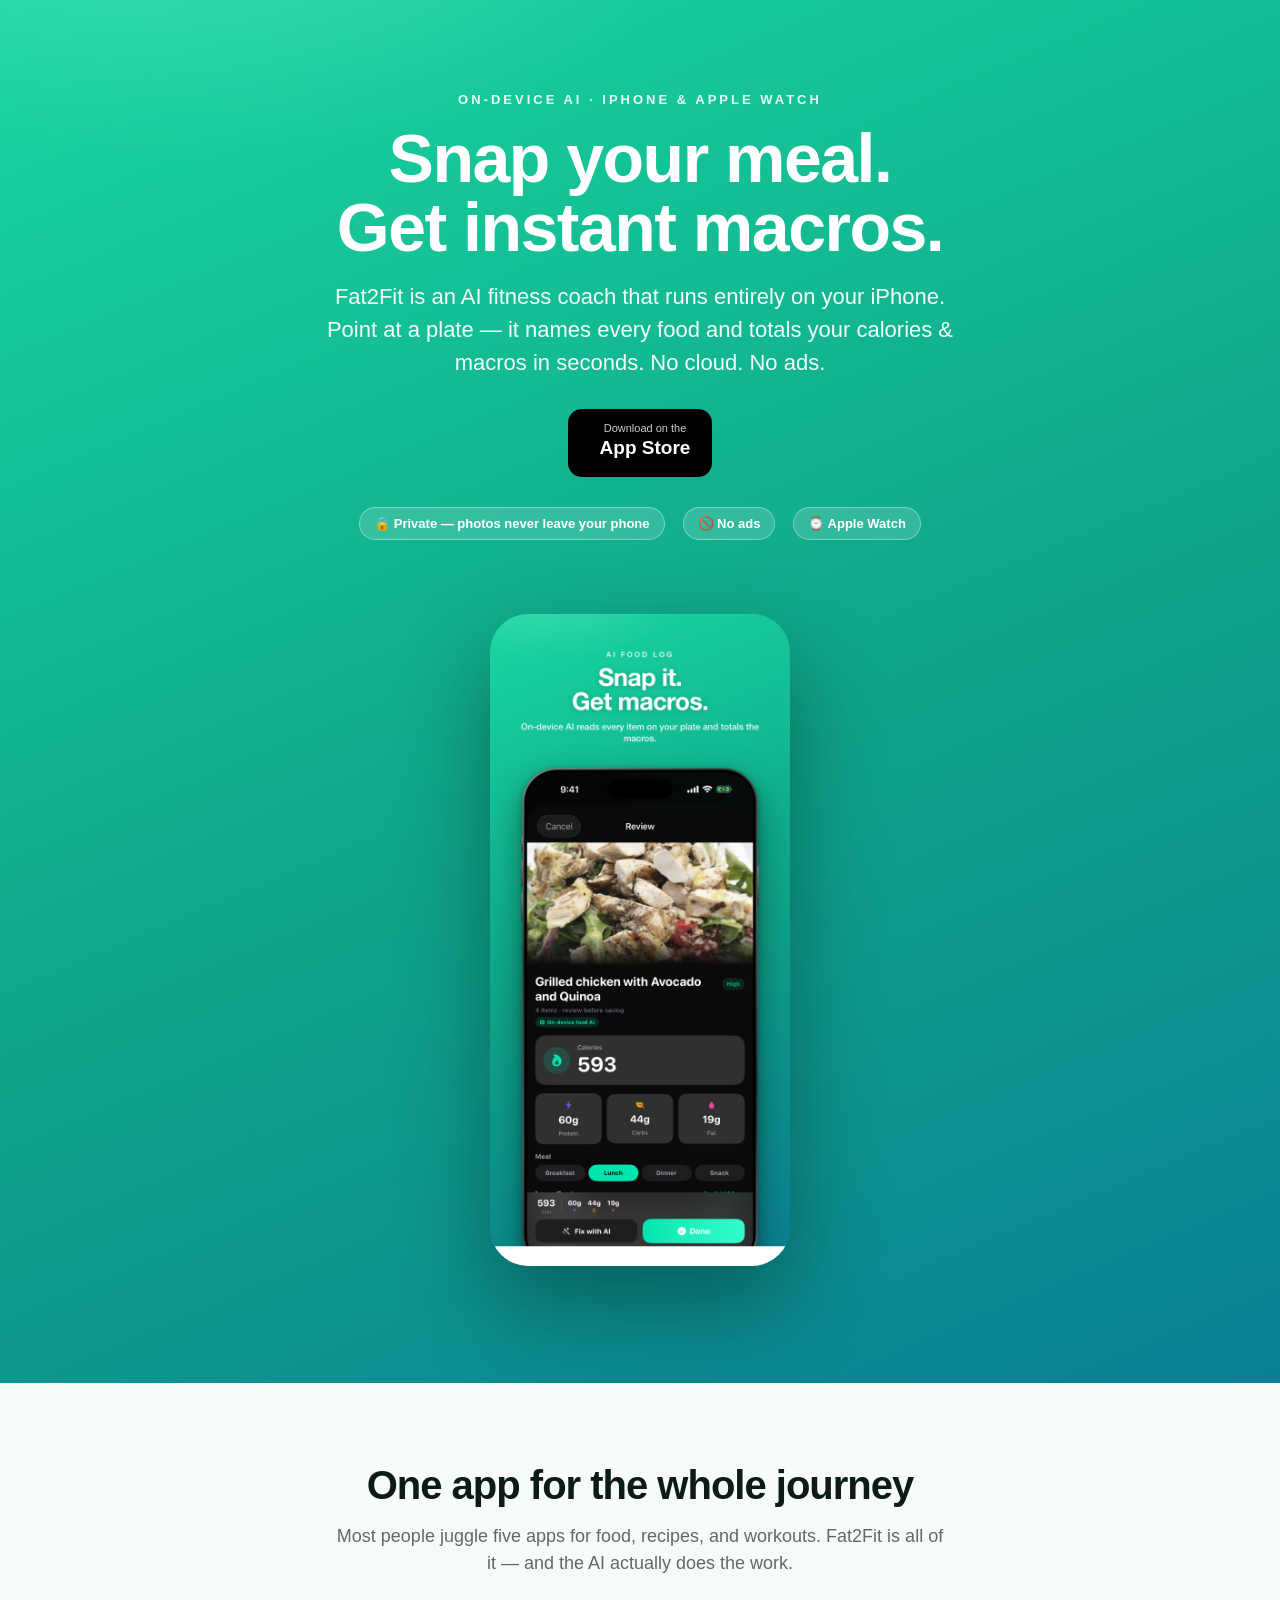
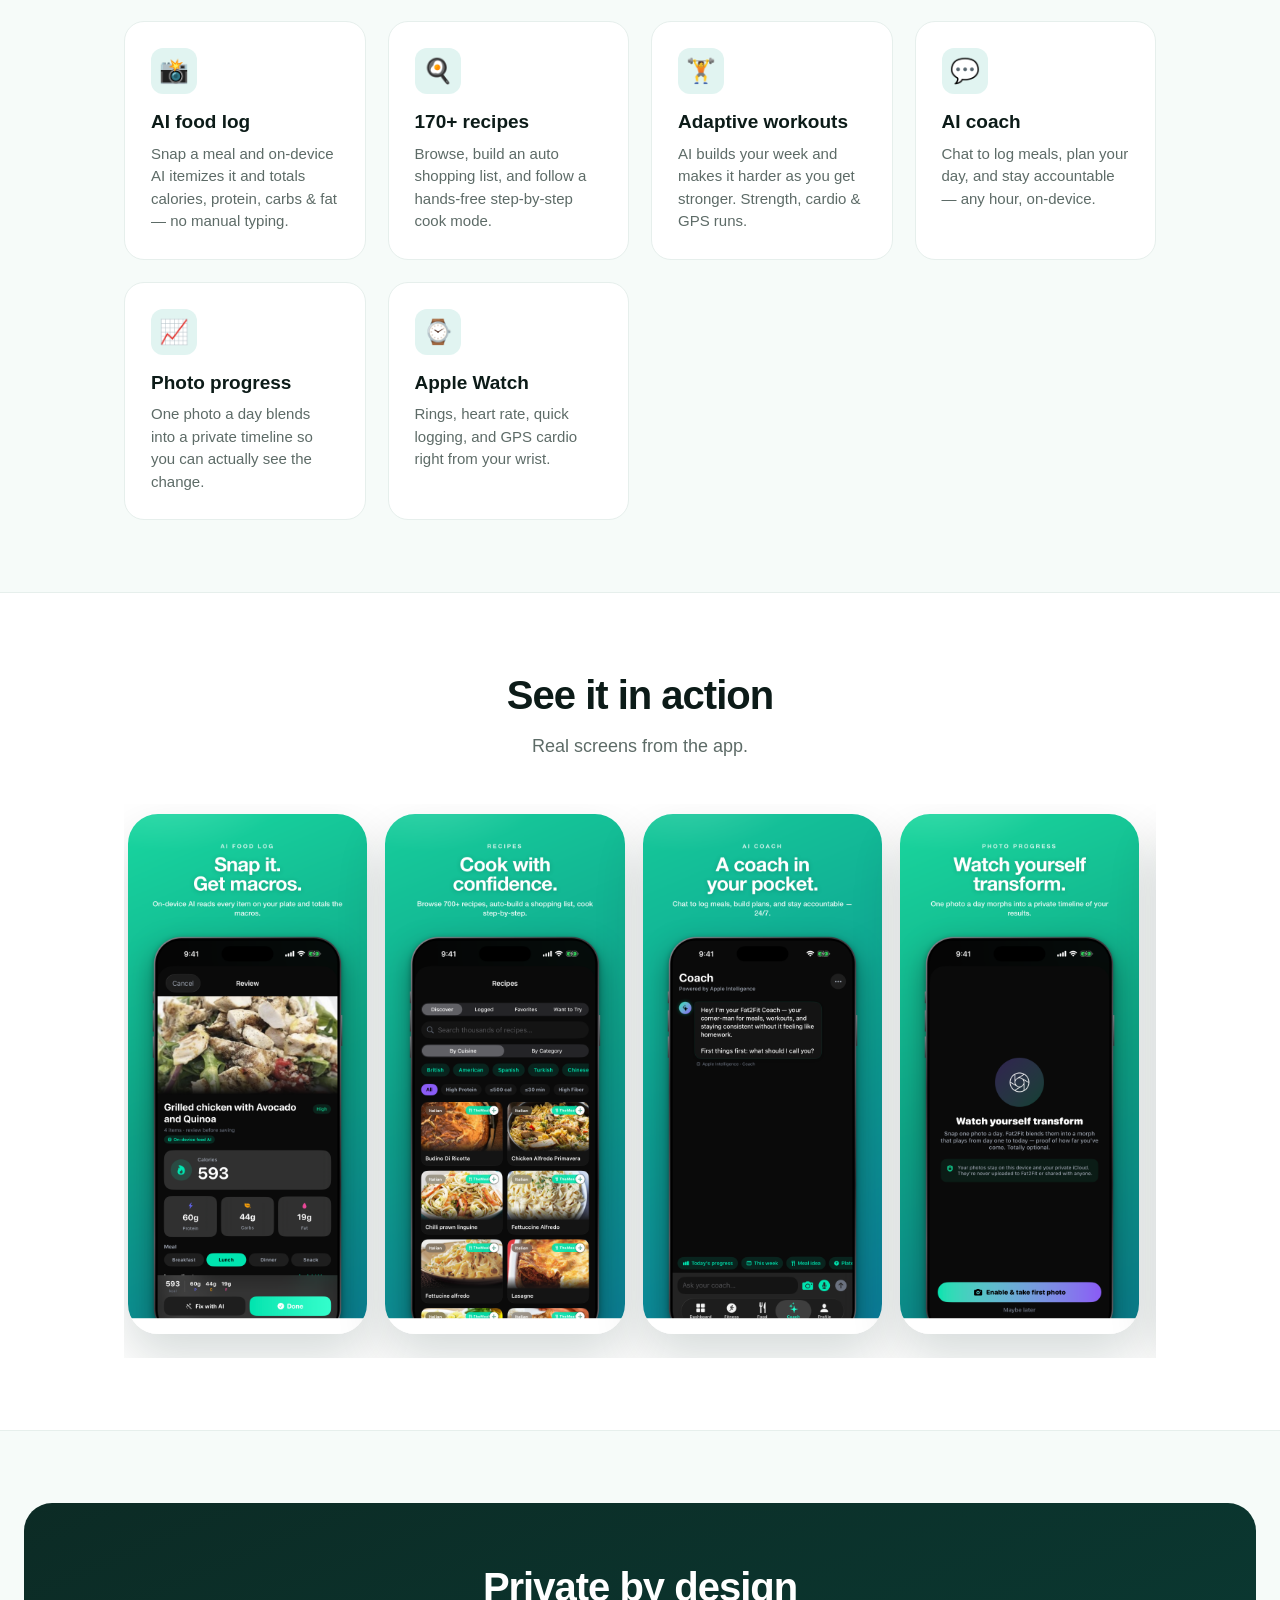
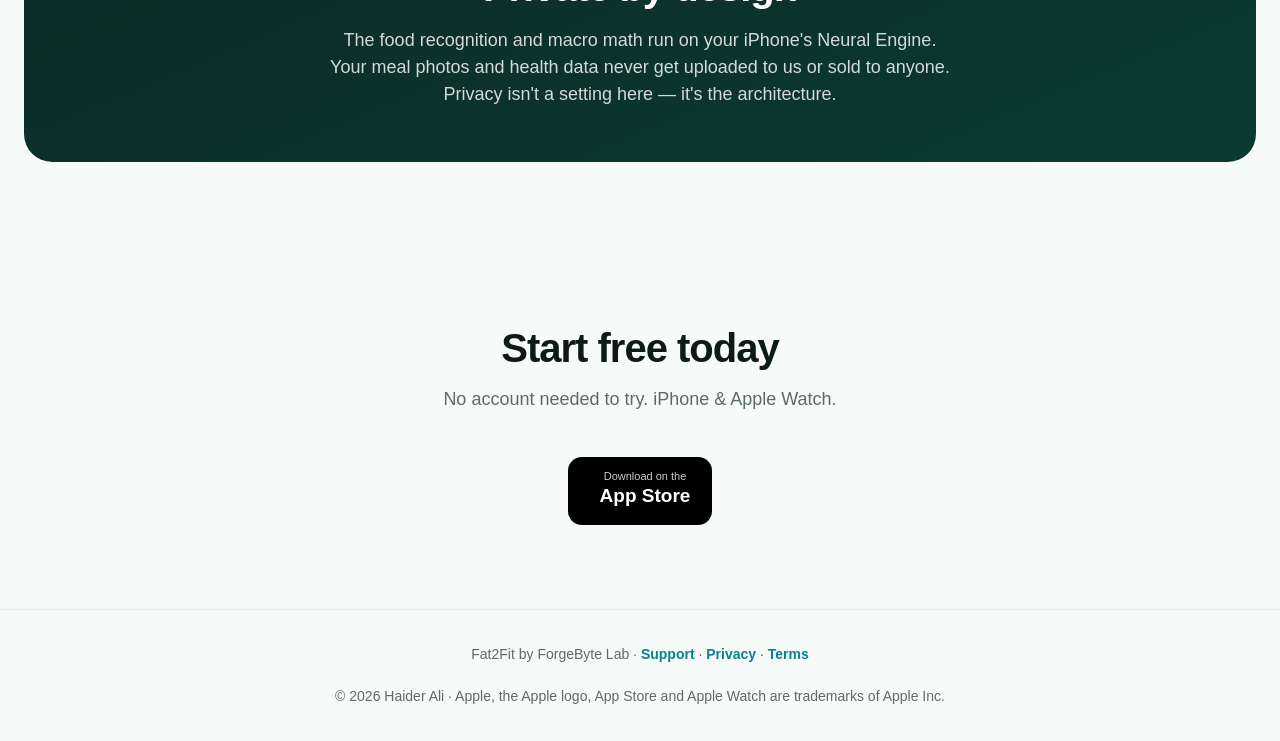
<file: index.html>
<!doctype html>
<html lang="en">
<head>
<meta charset="utf-8">
<meta name="viewport" content="width=device-width, initial-scale=1">
<title>Fat2Fit — Snap your meal, get instant macros</title>
<meta name="description" content="Fat2Fit is an AI fitness coach that runs entirely on your iPhone. Snap a meal, get instant macros — private, no cloud, no ads. Recipes, workouts, Apple Watch, fasting.">
<meta property="og:title" content="Fat2Fit — Snap your meal, get instant macros">
<meta property="og:description" content="Private, on-device AI fitness coach. Snap a meal → instant macros. Recipes, adaptive workouts, Apple Watch.">
<meta property="og:image" content="https://forgebyte-lab.github.io/fat2fit-support/assets/01_food_ai.png">
  <link rel="icon" href="assets/fat2fit-icon.jpg">
<style>
  :root{
    --emerald:#0FA589; --emerald-d:#0B7F94; --ink:#0c1b18; --muted:#5d6b67;
    --bg:#f6fbf9; --card:#ffffff; --line:#e6efec;
  }
  *{box-sizing:border-box;margin:0;padding:0}
  html{scroll-behavior:smooth}
  body{font-family:-apple-system,BlinkMacSystemFont,"SF Pro Display","Segoe UI",Roboto,Helvetica,Arial,sans-serif;color:var(--ink);background:var(--bg);line-height:1.5;-webkit-font-smoothing:antialiased}
  .wrap{max-width:1080px;margin:0 auto;padding:0 24px}
  a{color:inherit}
  .btn{display:inline-flex;align-items:center;gap:10px;background:#000;color:#fff;border-radius:14px;padding:14px 22px;font-weight:600;text-decoration:none;font-size:17px}
  .btn small{display:block;font-size:11px;opacity:.8;font-weight:500;line-height:1}
  .btn b{font-size:19px;font-weight:700}
  .pill{display:inline-block;background:rgba(255,255,255,.15);border:1px solid rgba(255,255,255,.35);color:#fff;border-radius:999px;padding:6px 14px;font-size:13px;font-weight:600;margin:4px}

  /* Hero */
  header.hero{background:
      radial-gradient(900px 500px at 15% -10%, rgba(255,255,255,.18), transparent 60%),
      linear-gradient(157deg,#19D7A0 0%, var(--emerald) 54%, var(--emerald-d) 100%);
    color:#fff;padding:90px 0 110px;text-align:center;position:relative;overflow:hidden}
  .kicker{font-size:13px;letter-spacing:3px;font-weight:800;opacity:.9;text-transform:uppercase}
  h1{font-size:clamp(36px,6vw,68px);font-weight:800;letter-spacing:-1.5px;line-height:1.02;margin:14px 0 18px}
  .sub{font-size:clamp(17px,2.4vw,22px);opacity:.95;max-width:640px;margin:0 auto 30px}
  .hero-shot{margin-top:46px;max-width:300px;width:60%;border-radius:38px;box-shadow:0 40px 90px rgba(3,40,32,.45)}

  /* Trust strip */
  .trust{display:flex;flex-wrap:wrap;justify-content:center;gap:10px;margin-top:26px}

  section{padding:72px 0}
  h2{font-size:clamp(26px,4vw,40px);font-weight:800;letter-spacing:-1px;text-align:center;margin-bottom:8px}
  .lead{text-align:center;color:var(--muted);font-size:18px;max-width:620px;margin:0 auto 44px}

  .features{display:grid;grid-template-columns:repeat(auto-fit,minmax(240px,1fr));gap:22px}
  .card{background:var(--card);border:1px solid var(--line);border-radius:20px;padding:26px}
  .card .ico{width:46px;height:46px;border-radius:12px;display:grid;place-items:center;font-size:24px;background:rgba(15,165,137,.12);margin-bottom:14px}
  .card h3{font-size:19px;margin-bottom:6px}
  .card p{color:var(--muted);font-size:15px}

  /* Screenshot gallery */
  .gallery{display:flex;gap:18px;overflow-x:auto;padding:10px 4px 24px;scroll-snap-type:x mandatory}
  .gallery img{height:520px;border-radius:30px;scroll-snap-align:center;flex:0 0 auto;box-shadow:0 24px 50px rgba(3,40,32,.16)}

  /* Privacy band */
  .band{background:linear-gradient(157deg,#0c2b25,#0a3a33);color:#fff;border-radius:28px;padding:54px 32px;text-align:center;margin:0 24px}
  .band h2{color:#fff}
  .band p{color:rgba(255,255,255,.82);max-width:620px;margin:10px auto 0;font-size:18px}

  .cta{text-align:center;padding:84px 0}
  footer{border-top:1px solid var(--line);padding:34px 0;color:var(--muted);font-size:14px;text-align:center}
  footer a{text-decoration:none;color:var(--emerald-d);font-weight:600}
  .applemark{font-size:20px}
</style>
</head>
<body>

<header class="hero">
  <div class="wrap">
    <div class="kicker">On-device AI · iPhone &amp; Apple Watch</div>
    <h1>Snap your meal.<br>Get instant macros.</h1>
    <p class="sub">Fat2Fit is an AI fitness coach that runs entirely on your iPhone. Point at a plate — it names every food and totals your calories &amp; macros in seconds. No cloud. No ads.</p>
    <!-- Replace href with your live App Store URL once approved -->
    <a class="btn" href="https://apps.apple.com/app/id6761145777"><span class="applemark"></span><span><small>Download on the</small><b>App Store</b></span></a>
    <div class="trust">
      <span class="pill">🔒 Private — photos never leave your phone</span>
      <span class="pill">🚫 No ads</span>
      <span class="pill">⌚ Apple Watch</span>
    </div>
    <br>
    <img class="hero-shot" src="assets/01_food_ai.png" alt="Fat2Fit AI food log — instant macros from a photo">
  </div>
</header>

<section>
  <div class="wrap">
    <h2>One app for the whole journey</h2>
    <p class="lead">Most people juggle five apps for food, recipes, and workouts. Fat2Fit is all of it — and the AI actually does the work.</p>
    <div class="features">
      <div class="card"><div class="ico">📸</div><h3>AI food log</h3><p>Snap a meal and on-device AI itemizes it and totals calories, protein, carbs &amp; fat — no manual typing.</p></div>
      <div class="card"><div class="ico">🍳</div><h3>170+ recipes</h3><p>Browse, build an auto shopping list, and follow a hands-free step-by-step cook mode.</p></div>
      <div class="card"><div class="ico">🏋️</div><h3>Adaptive workouts</h3><p>AI builds your week and makes it harder as you get stronger. Strength, cardio &amp; GPS runs.</p></div>
      <div class="card"><div class="ico">💬</div><h3>AI coach</h3><p>Chat to log meals, plan your day, and stay accountable — any hour, on-device.</p></div>
      <div class="card"><div class="ico">📈</div><h3>Photo progress</h3><p>One photo a day blends into a private timeline so you can actually see the change.</p></div>
      <div class="card"><div class="ico">⌚</div><h3>Apple Watch</h3><p>Rings, heart rate, quick logging, and GPS cardio right from your wrist.</p></div>
    </div>
  </div>
</section>

<section style="background:#fff;border-top:1px solid var(--line);border-bottom:1px solid var(--line)">
  <div class="wrap">
    <h2>See it in action</h2>
    <p class="lead">Real screens from the app.</p>
  </div>
  <div class="wrap">
    <div class="gallery">
      <img src="assets/01_food_ai.png" alt="AI food log">
      <img src="assets/02_recipes.png" alt="Recipes">
      <img src="assets/03_coach.png" alt="AI coach">
      <img src="assets/04_progress.png" alt="Photo progress">
      <img src="assets/05_plans.png" alt="Adaptive plans">
      <img src="assets/06_nutrition.png" alt="Nutrition tracking">
      <img src="assets/07_motivation.png" alt="Stay motivated">
    </div>
  </div>
</section>

<section>
  <div class="band">
    <h2>Private by design</h2>
    <p>The food recognition and macro math run on your iPhone's Neural Engine. Your meal photos and health data never get uploaded to us or sold to anyone. Privacy isn't a setting here — it's the architecture.</p>
  </div>
</section>

<div class="cta">
  <h2>Start free today</h2>
  <p class="lead">No account needed to try. iPhone &amp; Apple Watch.</p>
  <a class="btn" href="https://apps.apple.com/app/id6761145777"><span class="applemark"></span><span><small>Download on the</small><b>App Store</b></span></a>
</div>

<footer>
  <div class="wrap">
    Fat2Fit by ForgeByte Lab ·
    <a href="support/">Support</a> ·
    <a href="privacy-policy/">Privacy</a> ·
    <a href="terms/">Terms</a>
    <br><br>
    © 2026 Haider Ali · Apple, the Apple logo, App Store and Apple Watch are trademarks of Apple Inc.
  </div>
</footer>

</body>
</html>
</file>
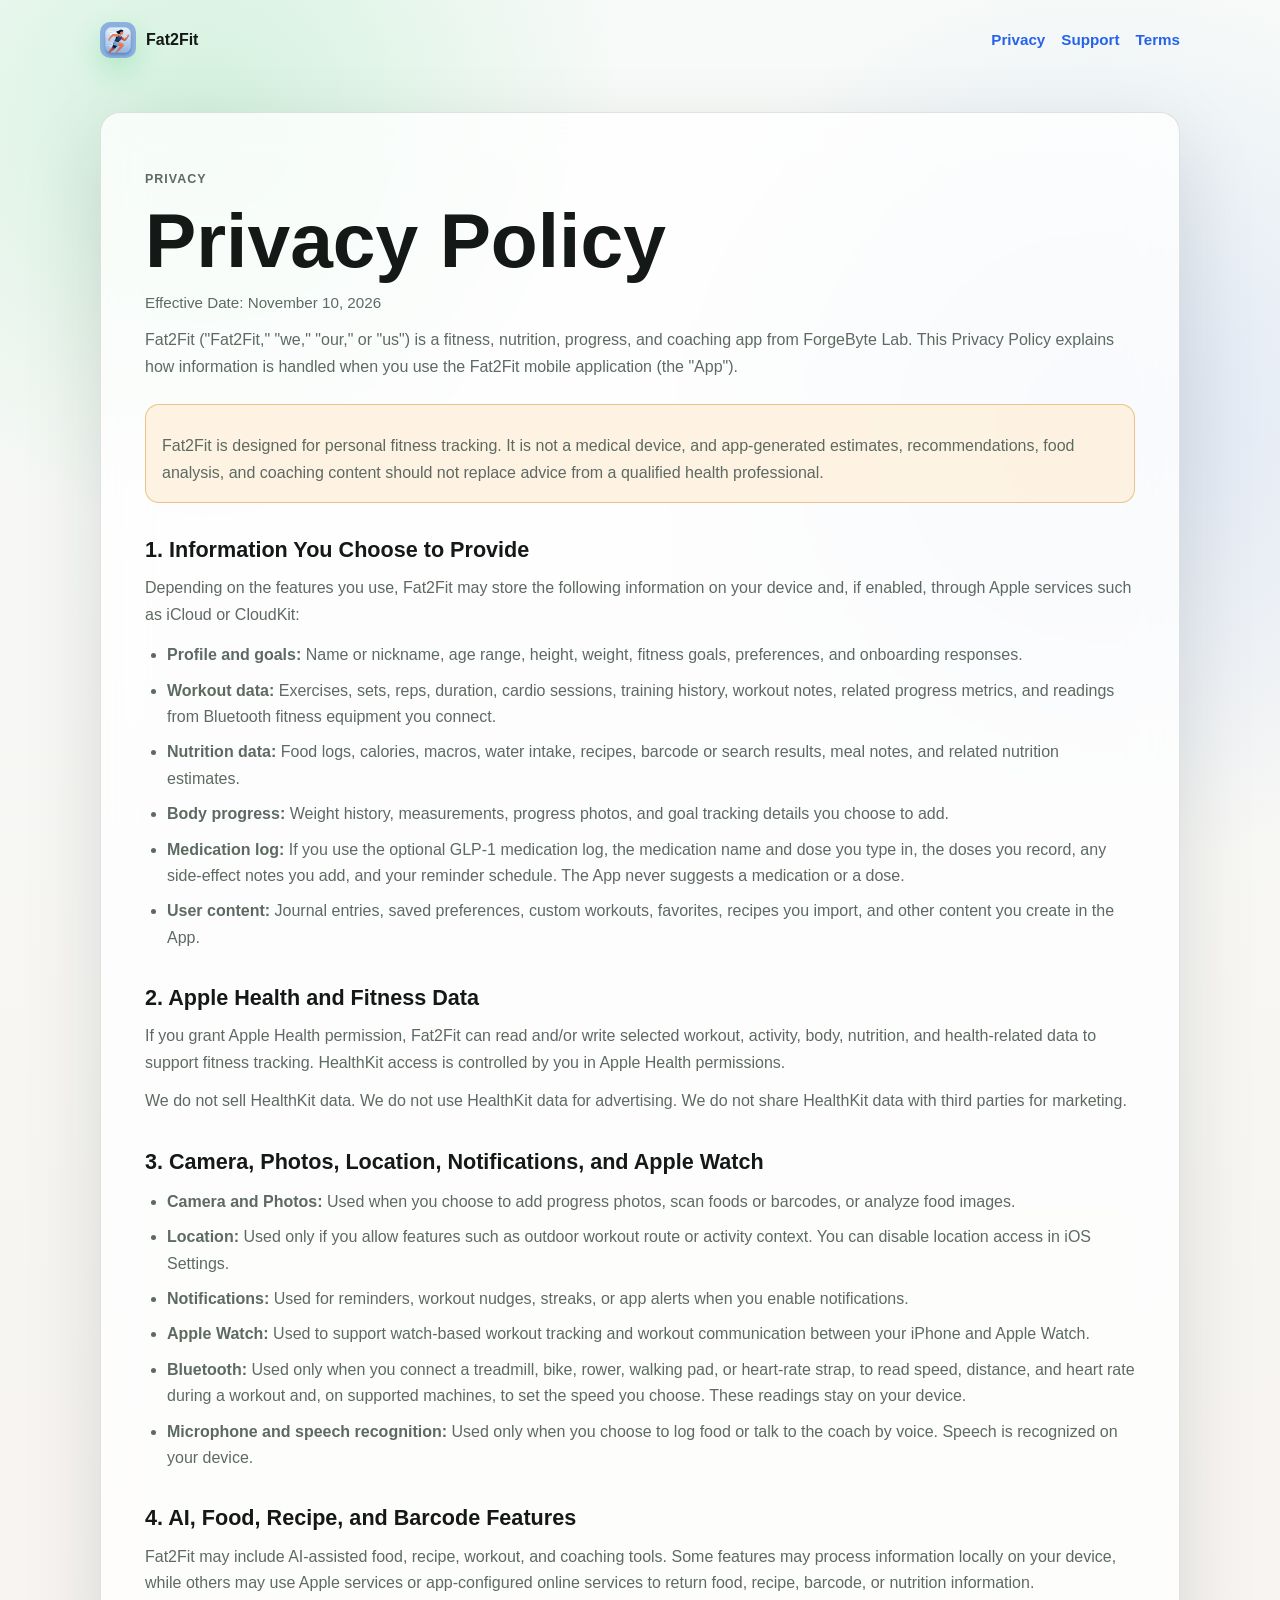
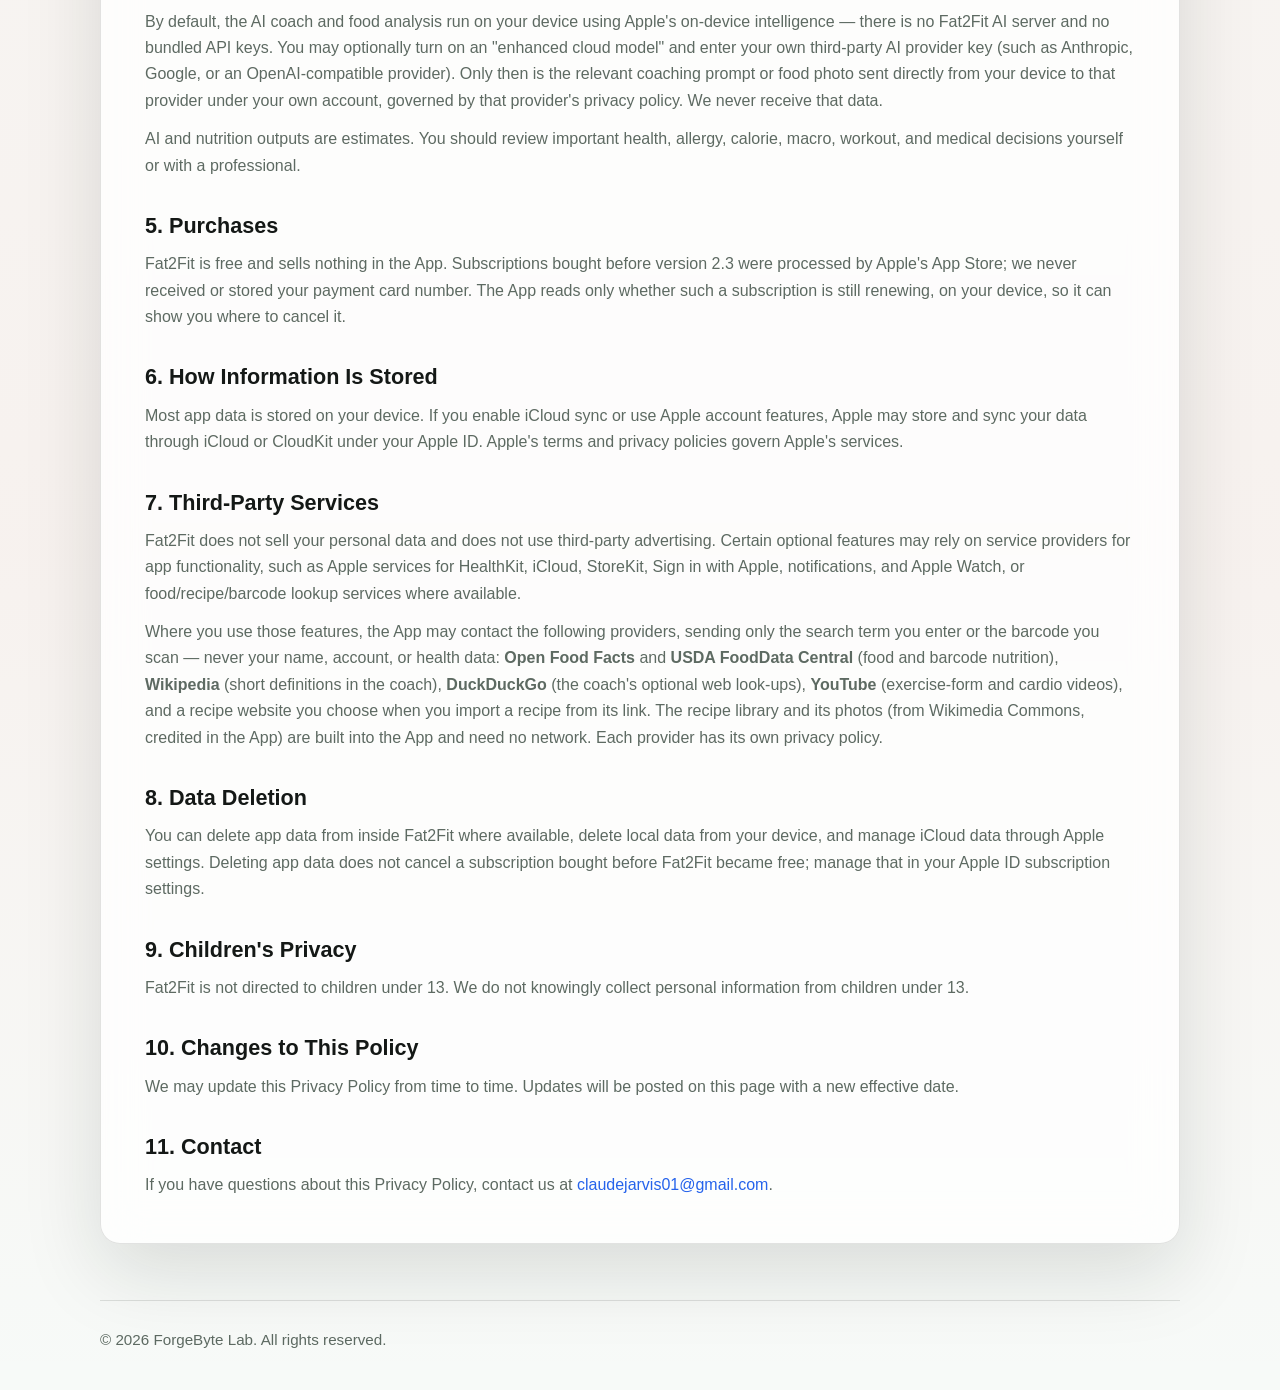
<file: privacy-policy/index.html>
<!doctype html>
<html lang="en">
<head>
  <meta charset="utf-8">
  <meta name="viewport" content="width=device-width, initial-scale=1">
  <title>Fat2Fit Privacy Policy</title>
  <meta name="description" content="Privacy Policy for the Fat2Fit iOS app.">
  <meta name="theme-color" content="#22c55e">
  <link rel="icon" href="../assets/fat2fit-icon.jpg">
  <link rel="stylesheet" href="../styles.css">
</head>
<body>
  <header class="shell nav">
    <a class="brand" href="../" aria-label="Fat2Fit home">
      <img class="brand-icon" src="../assets/fat2fit-icon.jpg" alt="">
      <span>Fat2Fit</span>
    </a>
    <nav class="nav-links" aria-label="Primary navigation">
      <a href="../privacy-policy/">Privacy</a>
      <a href="../support/">Support</a>
      <a href="../terms/">Terms</a>
    </nav>
  </header>

  <main class="shell">
    <article class="content-card">
      <p class="eyebrow">Privacy</p>
      <h1>Privacy Policy</h1>
      <p class="date">Effective Date: November 10, 2026</p>

      <p>Fat2Fit ("Fat2Fit," "we," "our," or "us") is a fitness, nutrition, progress, and coaching app from ForgeByte Lab. This Privacy Policy explains how information is handled when you use the Fat2Fit mobile application (the "App").</p>

      <div class="notice">
        <p>Fat2Fit is designed for personal fitness tracking. It is not a medical device, and app-generated estimates, recommendations, food analysis, and coaching content should not replace advice from a qualified health professional.</p>
      </div>

      <h2>1. Information You Choose to Provide</h2>
      <p>Depending on the features you use, Fat2Fit may store the following information on your device and, if enabled, through Apple services such as iCloud or CloudKit:</p>
      <ul>
        <li><strong>Profile and goals:</strong> Name or nickname, age range, height, weight, fitness goals, preferences, and onboarding responses.</li>
        <li><strong>Workout data:</strong> Exercises, sets, reps, duration, cardio sessions, training history, workout notes, related progress metrics, and readings from Bluetooth fitness equipment you connect.</li>
        <li><strong>Nutrition data:</strong> Food logs, calories, macros, water intake, recipes, barcode or search results, meal notes, and related nutrition estimates.</li>
        <li><strong>Body progress:</strong> Weight history, measurements, progress photos, and goal tracking details you choose to add.</li>
        <li><strong>Medication log:</strong> If you use the optional GLP-1 medication log, the medication name and dose you type in, the doses you record, any side-effect notes you add, and your reminder schedule. The App never suggests a medication or a dose.</li>
        <li><strong>User content:</strong> Journal entries, saved preferences, custom workouts, favorites, recipes you import, and other content you create in the App.</li>
      </ul>

      <h2>2. Apple Health and Fitness Data</h2>
      <p>If you grant Apple Health permission, Fat2Fit can read and/or write selected workout, activity, body, nutrition, and health-related data to support fitness tracking. HealthKit access is controlled by you in Apple Health permissions.</p>
      <p>We do not sell HealthKit data. We do not use HealthKit data for advertising. We do not share HealthKit data with third parties for marketing.</p>

      <h2>3. Camera, Photos, Location, Notifications, and Apple Watch</h2>
      <ul>
        <li><strong>Camera and Photos:</strong> Used when you choose to add progress photos, scan foods or barcodes, or analyze food images.</li>
        <li><strong>Location:</strong> Used only if you allow features such as outdoor workout route or activity context. You can disable location access in iOS Settings.</li>
        <li><strong>Notifications:</strong> Used for reminders, workout nudges, streaks, or app alerts when you enable notifications.</li>
        <li><strong>Apple Watch:</strong> Used to support watch-based workout tracking and workout communication between your iPhone and Apple Watch.</li>
        <li><strong>Bluetooth:</strong> Used only when you connect a treadmill, bike, rower, walking pad, or heart-rate strap, to read speed, distance, and heart rate during a workout and, on supported machines, to set the speed you choose. These readings stay on your device.</li>
        <li><strong>Microphone and speech recognition:</strong> Used only when you choose to log food or talk to the coach by voice. Speech is recognized on your device.</li>
      </ul>

      <h2>4. AI, Food, Recipe, and Barcode Features</h2>
      <p>Fat2Fit may include AI-assisted food, recipe, workout, and coaching tools. Some features may process information locally on your device, while others may use Apple services or app-configured online services to return food, recipe, barcode, or nutrition information.</p>
      <p>By default, the AI coach and food analysis run on your device using Apple's on-device intelligence — there is no Fat2Fit AI server and no bundled API keys. You may optionally turn on an "enhanced cloud model" and enter your own third-party AI provider key (such as Anthropic, Google, or an OpenAI-compatible provider). Only then is the relevant coaching prompt or food photo sent directly from your device to that provider under your own account, governed by that provider's privacy policy. We never receive that data.</p>
      <p>AI and nutrition outputs are estimates. You should review important health, allergy, calorie, macro, workout, and medical decisions yourself or with a professional.</p>

      <h2>5. Purchases</h2>
      <p>Fat2Fit is free and sells nothing in the App. Subscriptions bought before version 2.3 were processed by Apple's App Store; we never received or stored your payment card number. The App reads only whether such a subscription is still renewing, on your device, so it can show you where to cancel it.</p>

      <h2>6. How Information Is Stored</h2>
      <p>Most app data is stored on your device. If you enable iCloud sync or use Apple account features, Apple may store and sync your data through iCloud or CloudKit under your Apple ID. Apple's terms and privacy policies govern Apple's services.</p>

      <h2>7. Third-Party Services</h2>
      <p>Fat2Fit does not sell your personal data and does not use third-party advertising. Certain optional features may rely on service providers for app functionality, such as Apple services for HealthKit, iCloud, StoreKit, Sign in with Apple, notifications, and Apple Watch, or food/recipe/barcode lookup services where available.</p>
      <p>Where you use those features, the App may contact the following providers, sending only the search term you enter or the barcode you scan — never your name, account, or health data: <strong>Open Food Facts</strong> and <strong>USDA FoodData Central</strong> (food and barcode nutrition), <strong>Wikipedia</strong> (short definitions in the coach), <strong>DuckDuckGo</strong> (the coach's optional web look-ups), <strong>YouTube</strong> (exercise-form and cardio videos), and a recipe website you choose when you import a recipe from its link. The recipe library and its photos (from Wikimedia Commons, credited in the App) are built into the App and need no network. Each provider has its own privacy policy.</p>

      <h2>8. Data Deletion</h2>
      <p>You can delete app data from inside Fat2Fit where available, delete local data from your device, and manage iCloud data through Apple settings. Deleting app data does not cancel a subscription bought before Fat2Fit became free; manage that in your Apple ID subscription settings.</p>

      <h2>9. Children's Privacy</h2>
      <p>Fat2Fit is not directed to children under 13. We do not knowingly collect personal information from children under 13.</p>

      <h2>10. Changes to This Policy</h2>
      <p>We may update this Privacy Policy from time to time. Updates will be posted on this page with a new effective date.</p>

      <h2>11. Contact</h2>
      <p>If you have questions about this Privacy Policy, contact us at <a href="mailto:claudejarvis01@gmail.com">claudejarvis01@gmail.com</a>.</p>
    </article>
  </main>

  <footer class="shell footer">
    <p>&copy; 2026 ForgeByte Lab. All rights reserved.</p>
  </footer>
</body>
</html>
</file>
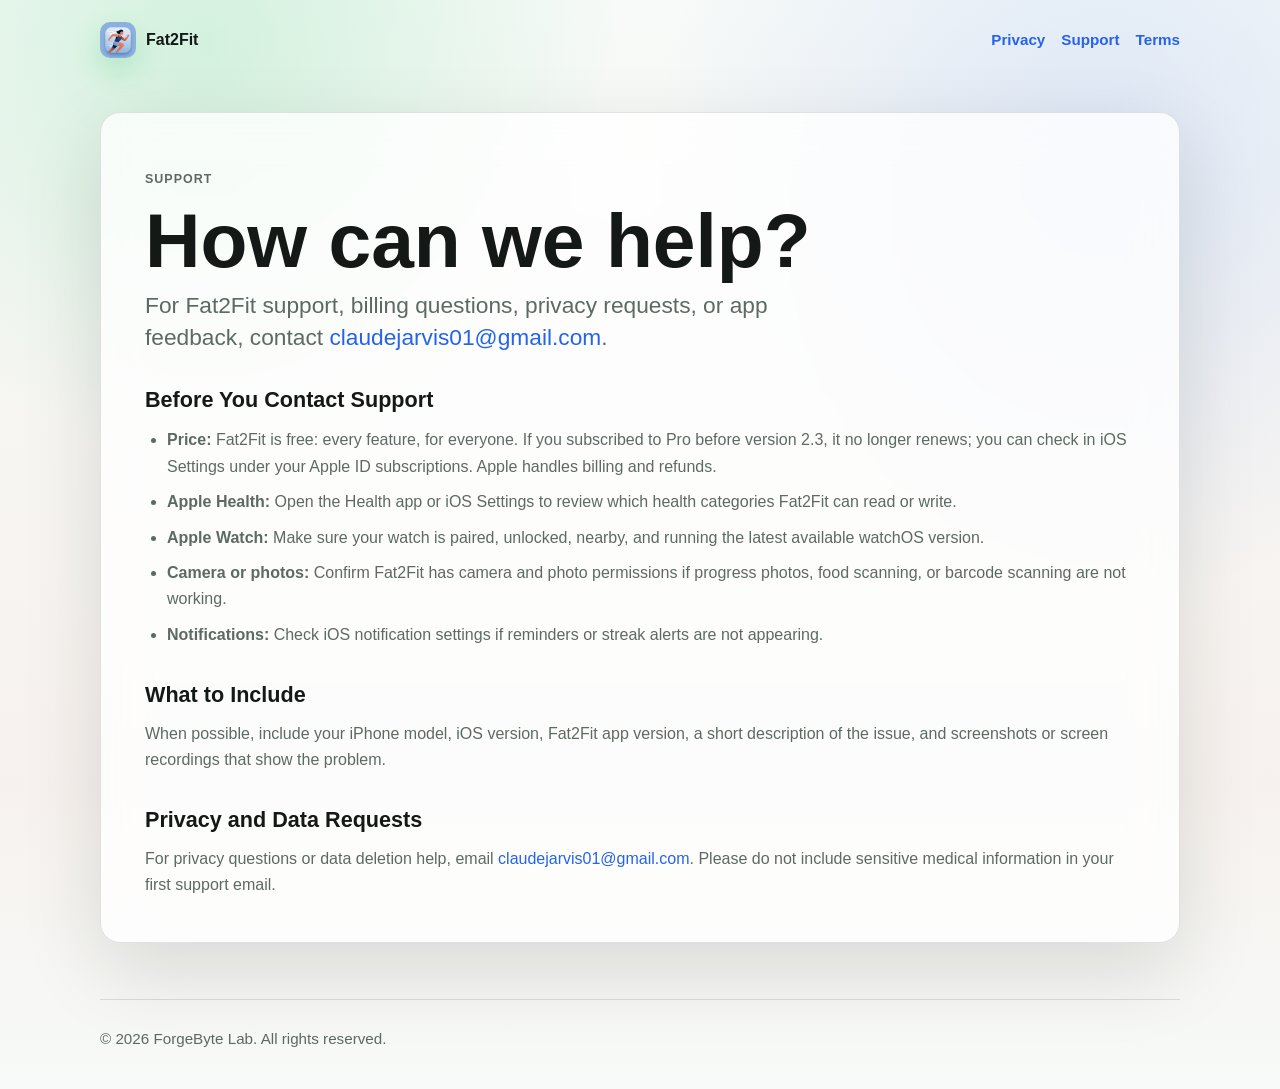
<file: support/index.html>
<!doctype html>
<html lang="en">
<head>
  <meta charset="utf-8">
  <meta name="viewport" content="width=device-width, initial-scale=1">
  <title>Fat2Fit Support</title>
  <meta name="description" content="Get support for Fat2Fit, including Apple Health, Apple Watch, workouts, nutrition, progress photos, and account questions.">
  <meta name="theme-color" content="#22c55e">
  <link rel="icon" href="../assets/fat2fit-icon.jpg">
  <link rel="stylesheet" href="../styles.css">
</head>
<body>
  <header class="shell nav">
    <a class="brand" href="../" aria-label="Fat2Fit home">
      <img class="brand-icon" src="../assets/fat2fit-icon.jpg" alt="">
      <span>Fat2Fit</span>
    </a>
    <nav class="nav-links" aria-label="Primary navigation">
      <a href="../privacy-policy/">Privacy</a>
      <a href="../support/">Support</a>
      <a href="../terms/">Terms</a>
    </nav>
  </header>

  <main class="shell">
    <article class="content-card">
      <p class="eyebrow">Support</p>
      <h1>How can we help?</h1>
      <p class="lead">For Fat2Fit support, billing questions, privacy requests, or app feedback, contact <a href="mailto:claudejarvis01@gmail.com">claudejarvis01@gmail.com</a>.</p>

      <h2>Before You Contact Support</h2>
      <ul>
        <li><strong>Price:</strong> Fat2Fit is free: every feature, for everyone. If you subscribed to Pro before version 2.3, it no longer renews; you can check in iOS Settings under your Apple ID subscriptions. Apple handles billing and refunds.</li>
        <li><strong>Apple Health:</strong> Open the Health app or iOS Settings to review which health categories Fat2Fit can read or write.</li>
        <li><strong>Apple Watch:</strong> Make sure your watch is paired, unlocked, nearby, and running the latest available watchOS version.</li>
        <li><strong>Camera or photos:</strong> Confirm Fat2Fit has camera and photo permissions if progress photos, food scanning, or barcode scanning are not working.</li>
        <li><strong>Notifications:</strong> Check iOS notification settings if reminders or streak alerts are not appearing.</li>
      </ul>

      <h2>What to Include</h2>
      <p>When possible, include your iPhone model, iOS version, Fat2Fit app version, a short description of the issue, and screenshots or screen recordings that show the problem.</p>

      <h2>Privacy and Data Requests</h2>
      <p>For privacy questions or data deletion help, email <a href="mailto:claudejarvis01@gmail.com">claudejarvis01@gmail.com</a>. Please do not include sensitive medical information in your first support email.</p>
    </article>
  </main>

  <footer class="shell footer">
    <p>&copy; 2026 ForgeByte Lab. All rights reserved.</p>
  </footer>
</body>
</html>
</file>
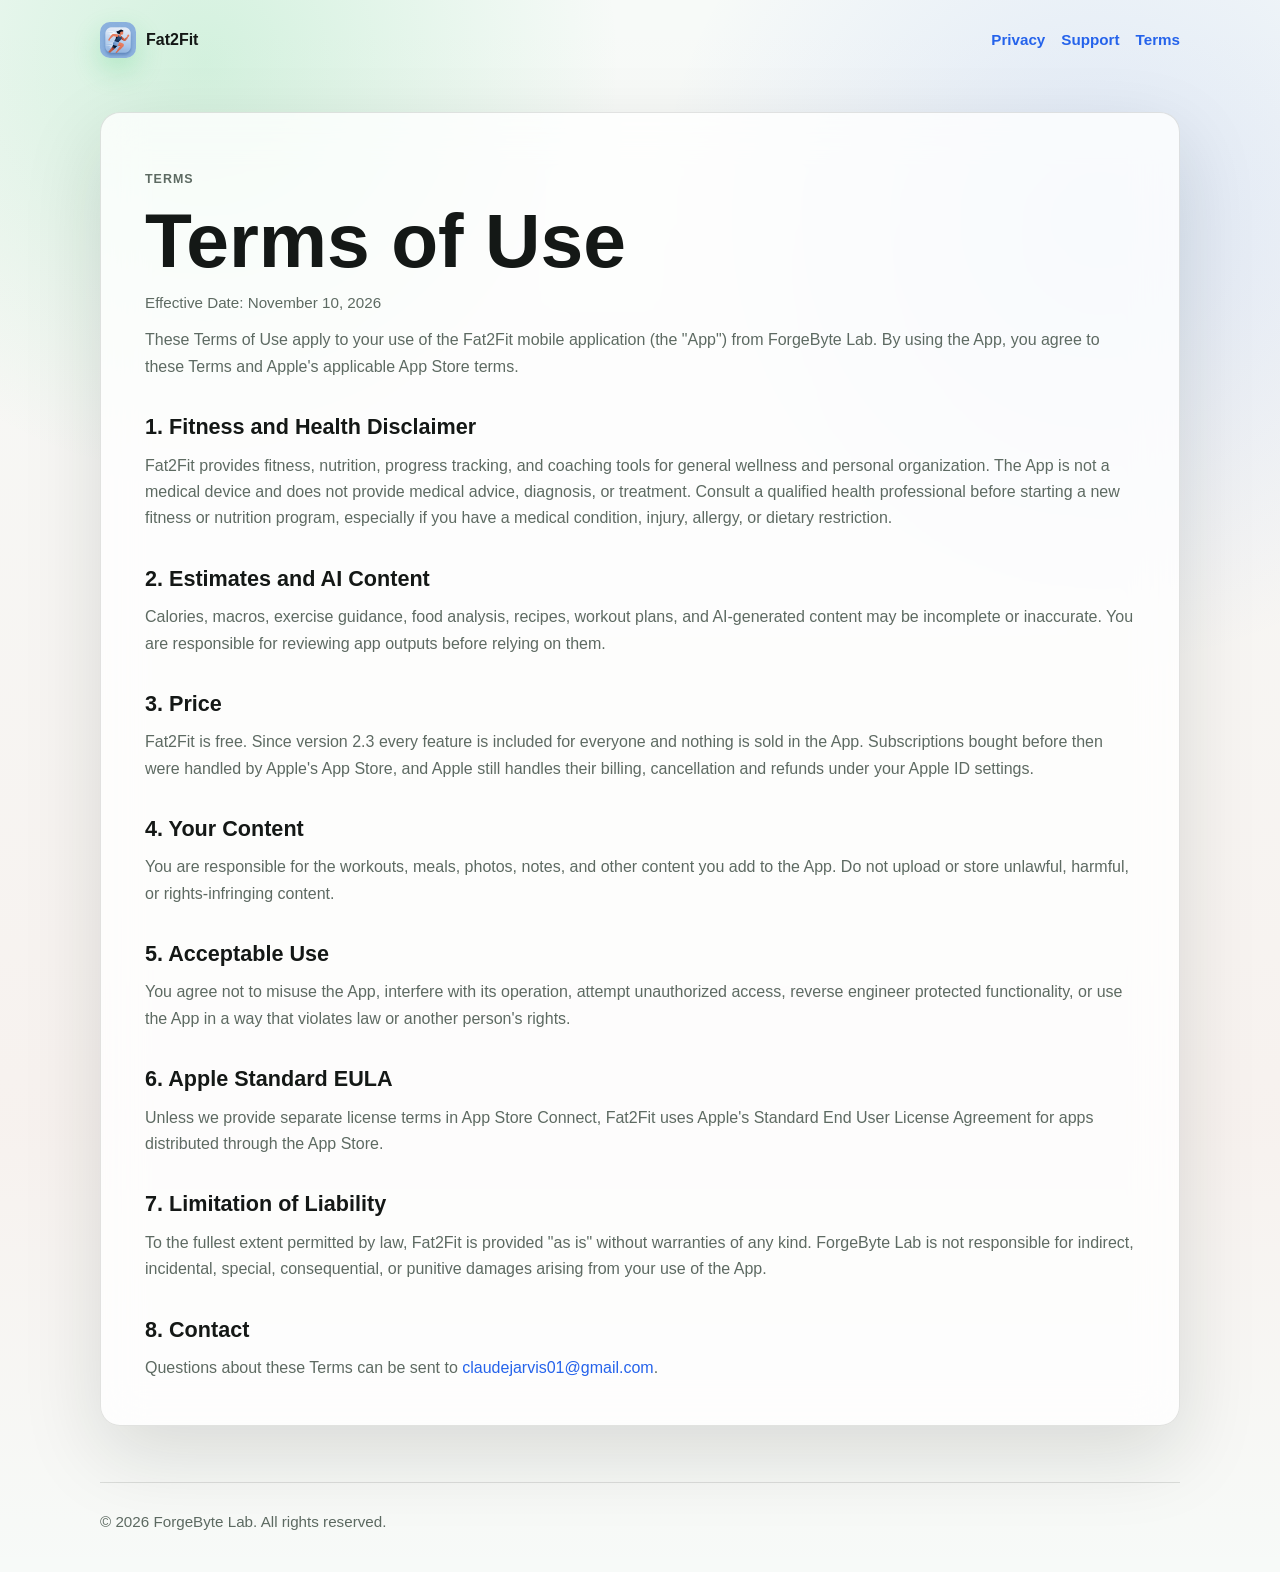
<file: terms/index.html>
<!doctype html>
<html lang="en">
<head>
  <meta charset="utf-8">
  <meta name="viewport" content="width=device-width, initial-scale=1">
  <title>Fat2Fit Terms</title>
  <meta name="description" content="Terms of use for the Fat2Fit iOS app.">
  <meta name="theme-color" content="#22c55e">
  <link rel="icon" href="../assets/fat2fit-icon.jpg">
  <link rel="stylesheet" href="../styles.css">
</head>
<body>
  <header class="shell nav">
    <a class="brand" href="../" aria-label="Fat2Fit home">
      <img class="brand-icon" src="../assets/fat2fit-icon.jpg" alt="">
      <span>Fat2Fit</span>
    </a>
    <nav class="nav-links" aria-label="Primary navigation">
      <a href="../privacy-policy/">Privacy</a>
      <a href="../support/">Support</a>
      <a href="../terms/">Terms</a>
    </nav>
  </header>

  <main class="shell">
    <article class="content-card">
      <p class="eyebrow">Terms</p>
      <h1>Terms of Use</h1>
      <p class="date">Effective Date: November 10, 2026</p>

      <p>These Terms of Use apply to your use of the Fat2Fit mobile application (the "App") from ForgeByte Lab. By using the App, you agree to these Terms and Apple's applicable App Store terms.</p>

      <h2>1. Fitness and Health Disclaimer</h2>
      <p>Fat2Fit provides fitness, nutrition, progress tracking, and coaching tools for general wellness and personal organization. The App is not a medical device and does not provide medical advice, diagnosis, or treatment. Consult a qualified health professional before starting a new fitness or nutrition program, especially if you have a medical condition, injury, allergy, or dietary restriction.</p>

      <h2>2. Estimates and AI Content</h2>
      <p>Calories, macros, exercise guidance, food analysis, recipes, workout plans, and AI-generated content may be incomplete or inaccurate. You are responsible for reviewing app outputs before relying on them.</p>

      <h2>3. Price</h2>
      <p>Fat2Fit is free. Since version 2.3 every feature is included for everyone and nothing is sold in the App. Subscriptions bought before then were handled by Apple's App Store, and Apple still handles their billing, cancellation and refunds under your Apple ID settings.</p>

      <h2>4. Your Content</h2>
      <p>You are responsible for the workouts, meals, photos, notes, and other content you add to the App. Do not upload or store unlawful, harmful, or rights-infringing content.</p>

      <h2>5. Acceptable Use</h2>
      <p>You agree not to misuse the App, interfere with its operation, attempt unauthorized access, reverse engineer protected functionality, or use the App in a way that violates law or another person's rights.</p>

      <h2>6. Apple Standard EULA</h2>
      <p>Unless we provide separate license terms in App Store Connect, Fat2Fit uses Apple's Standard End User License Agreement for apps distributed through the App Store.</p>

      <h2>7. Limitation of Liability</h2>
      <p>To the fullest extent permitted by law, Fat2Fit is provided "as is" without warranties of any kind. ForgeByte Lab is not responsible for indirect, incidental, special, consequential, or punitive damages arising from your use of the App.</p>

      <h2>8. Contact</h2>
      <p>Questions about these Terms can be sent to <a href="mailto:claudejarvis01@gmail.com">claudejarvis01@gmail.com</a>.</p>
    </article>
  </main>

  <footer class="shell footer">
    <p>&copy; 2026 ForgeByte Lab. All rights reserved.</p>
  </footer>
</body>
</html>
</file>
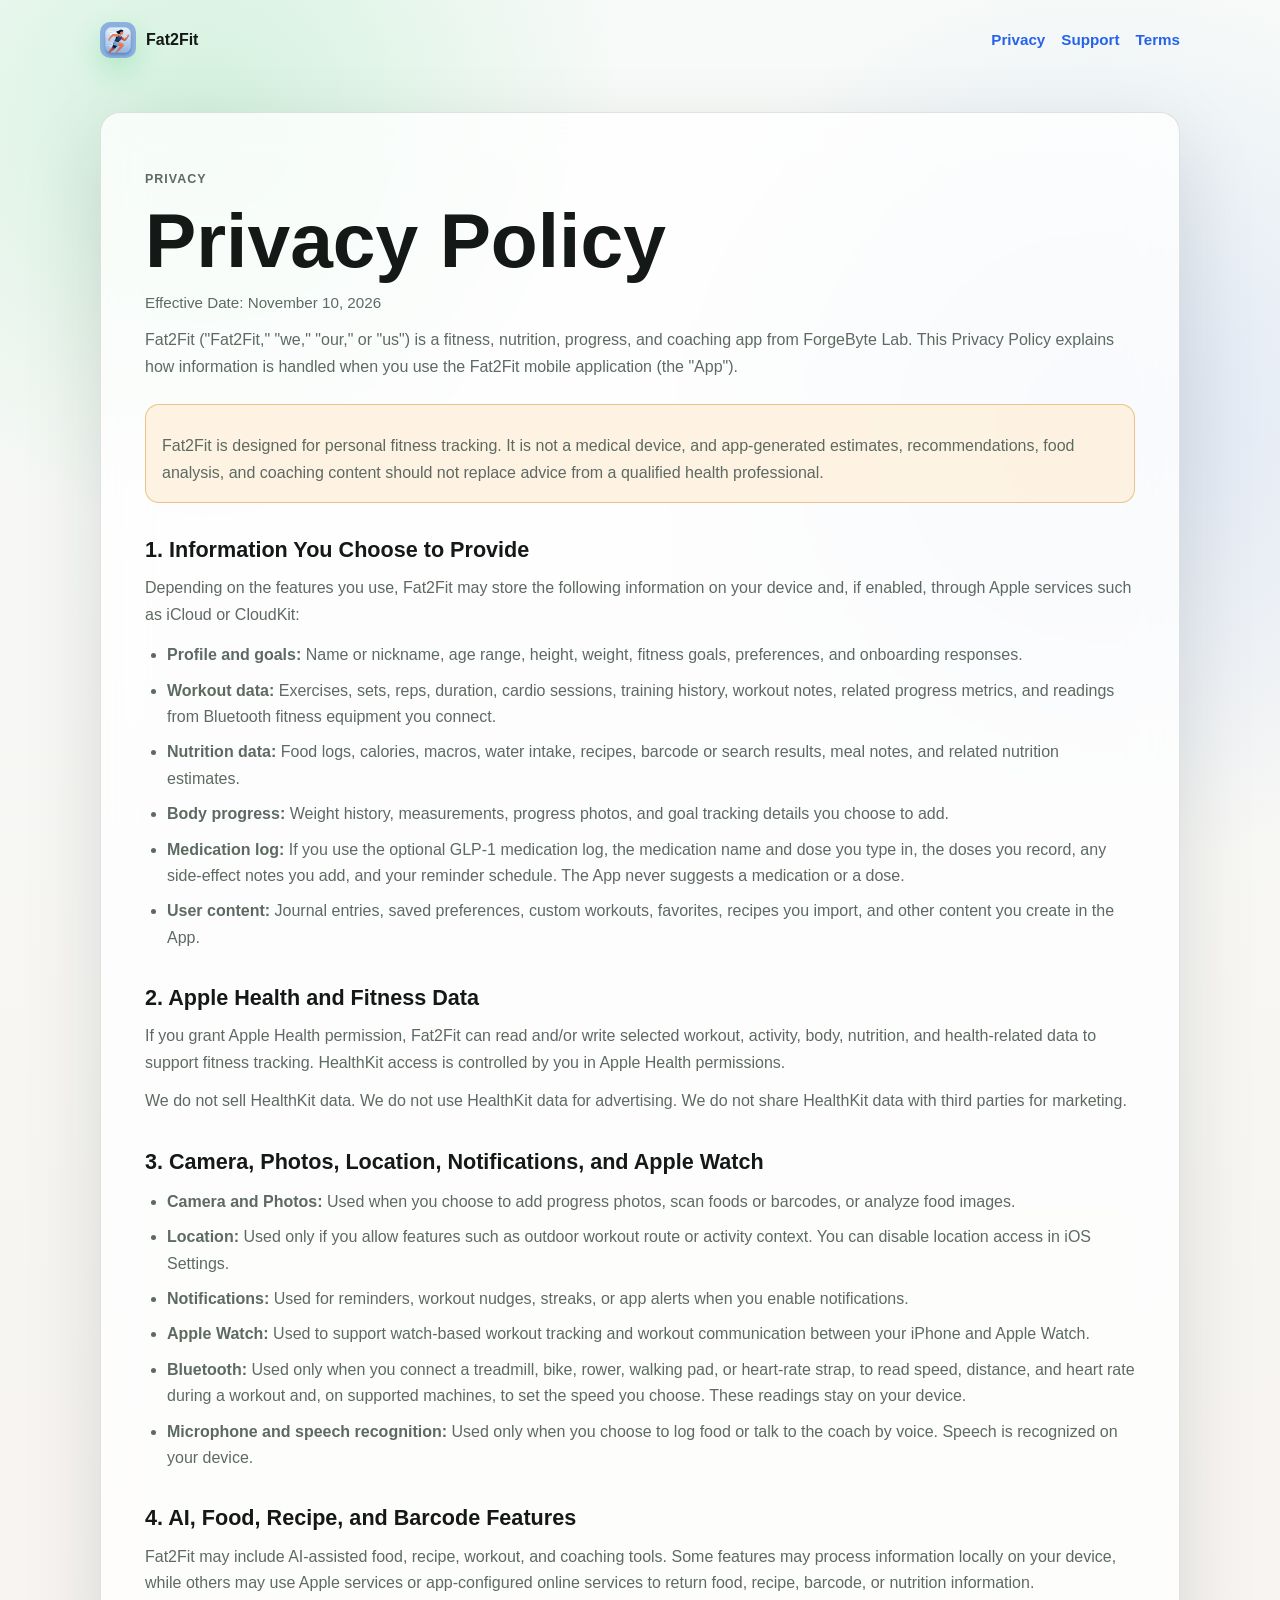
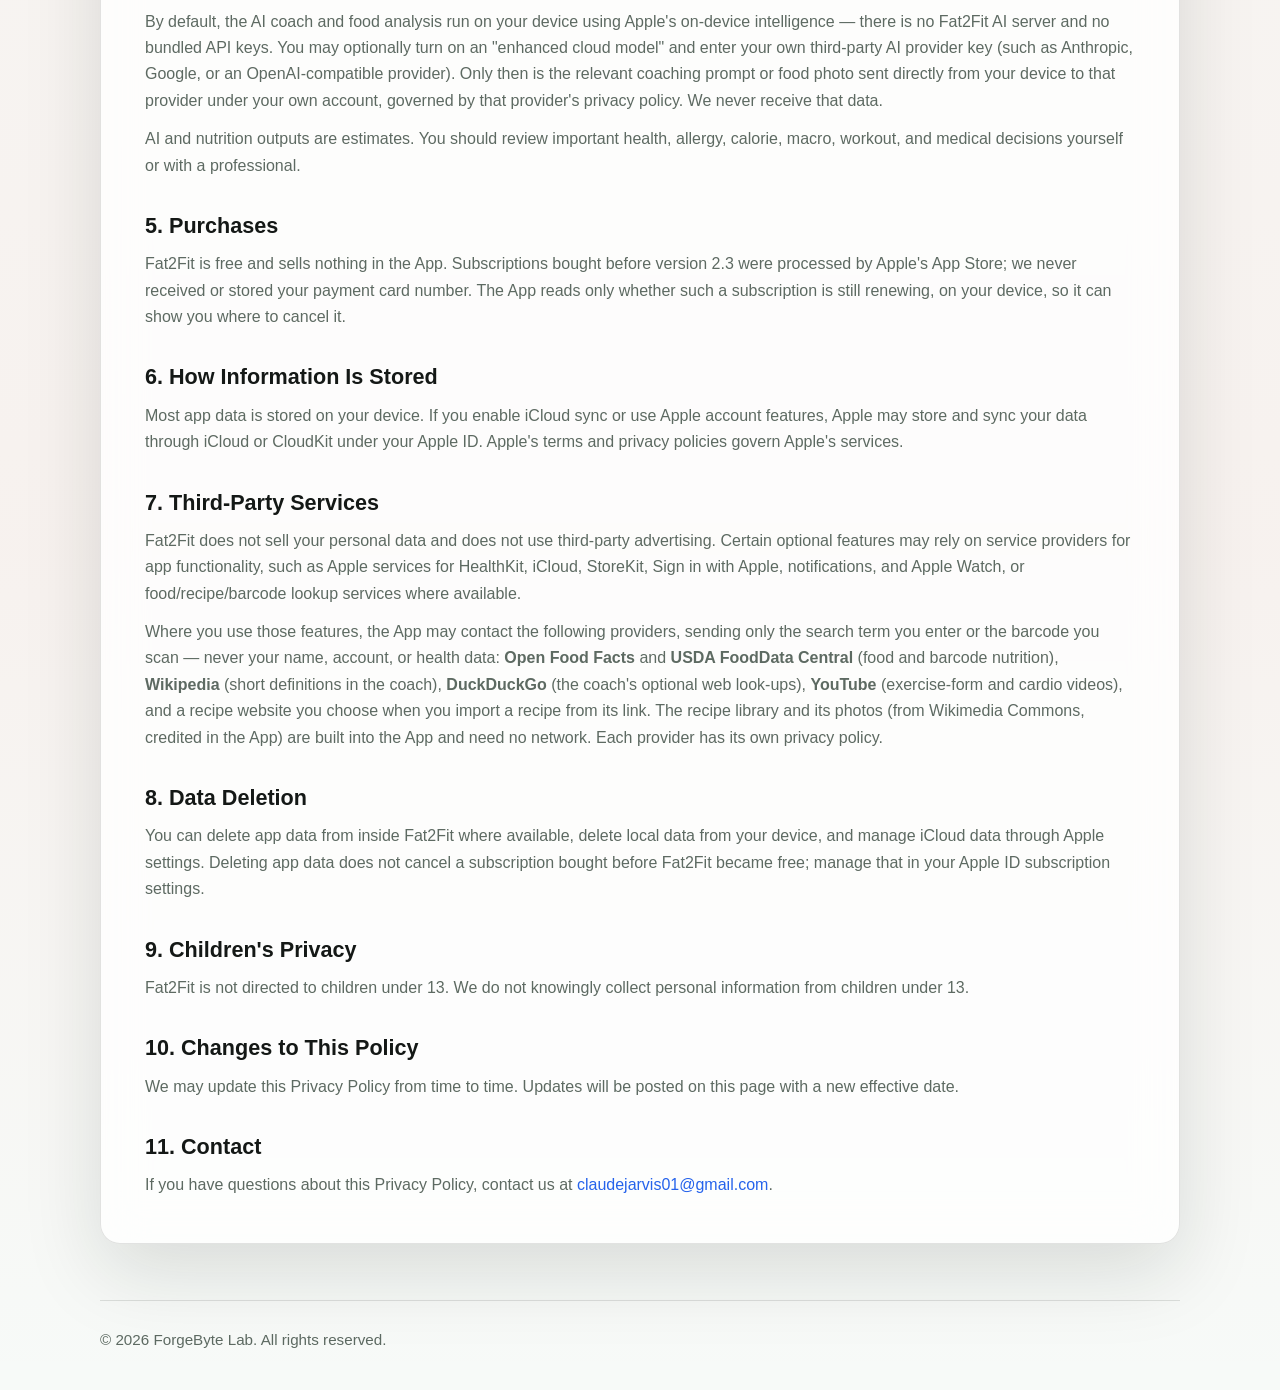
<file: privacy-policy.html>
<!doctype html>
<html lang="en">
<head>
  <meta charset="utf-8">
  <meta name="viewport" content="width=device-width, initial-scale=1">
  <meta http-equiv="refresh" content="0; url=privacy-policy/">
  <title>Fat2Fit Privacy Policy</title>
  <link rel="canonical" href="privacy-policy/">
</head>
<body>
  <p><a href="privacy-policy/">Continue to the Fat2Fit Privacy Policy</a>.</p>
</body>
</html>
</file>
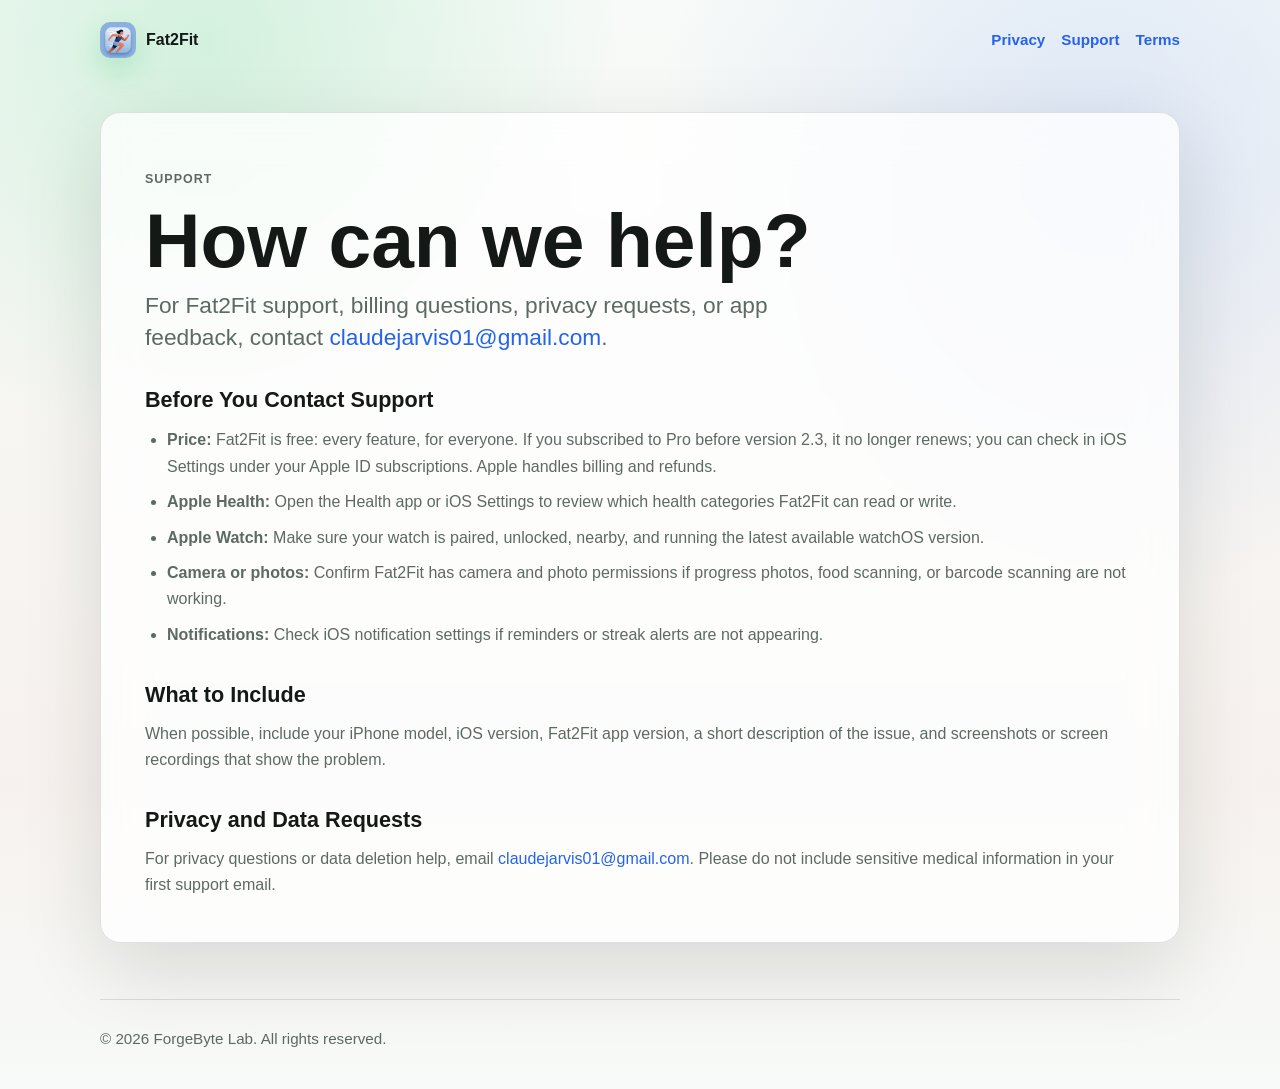
<file: support.html>
<!doctype html>
<html lang="en">
<head>
  <meta charset="utf-8">
  <meta name="viewport" content="width=device-width, initial-scale=1">
  <meta http-equiv="refresh" content="0; url=support/">
  <title>Fat2Fit Support</title>
  <link rel="canonical" href="support/">
</head>
<body>
  <p><a href="support/">Continue to Fat2Fit Support</a>.</p>
</body>
</html>
</file>
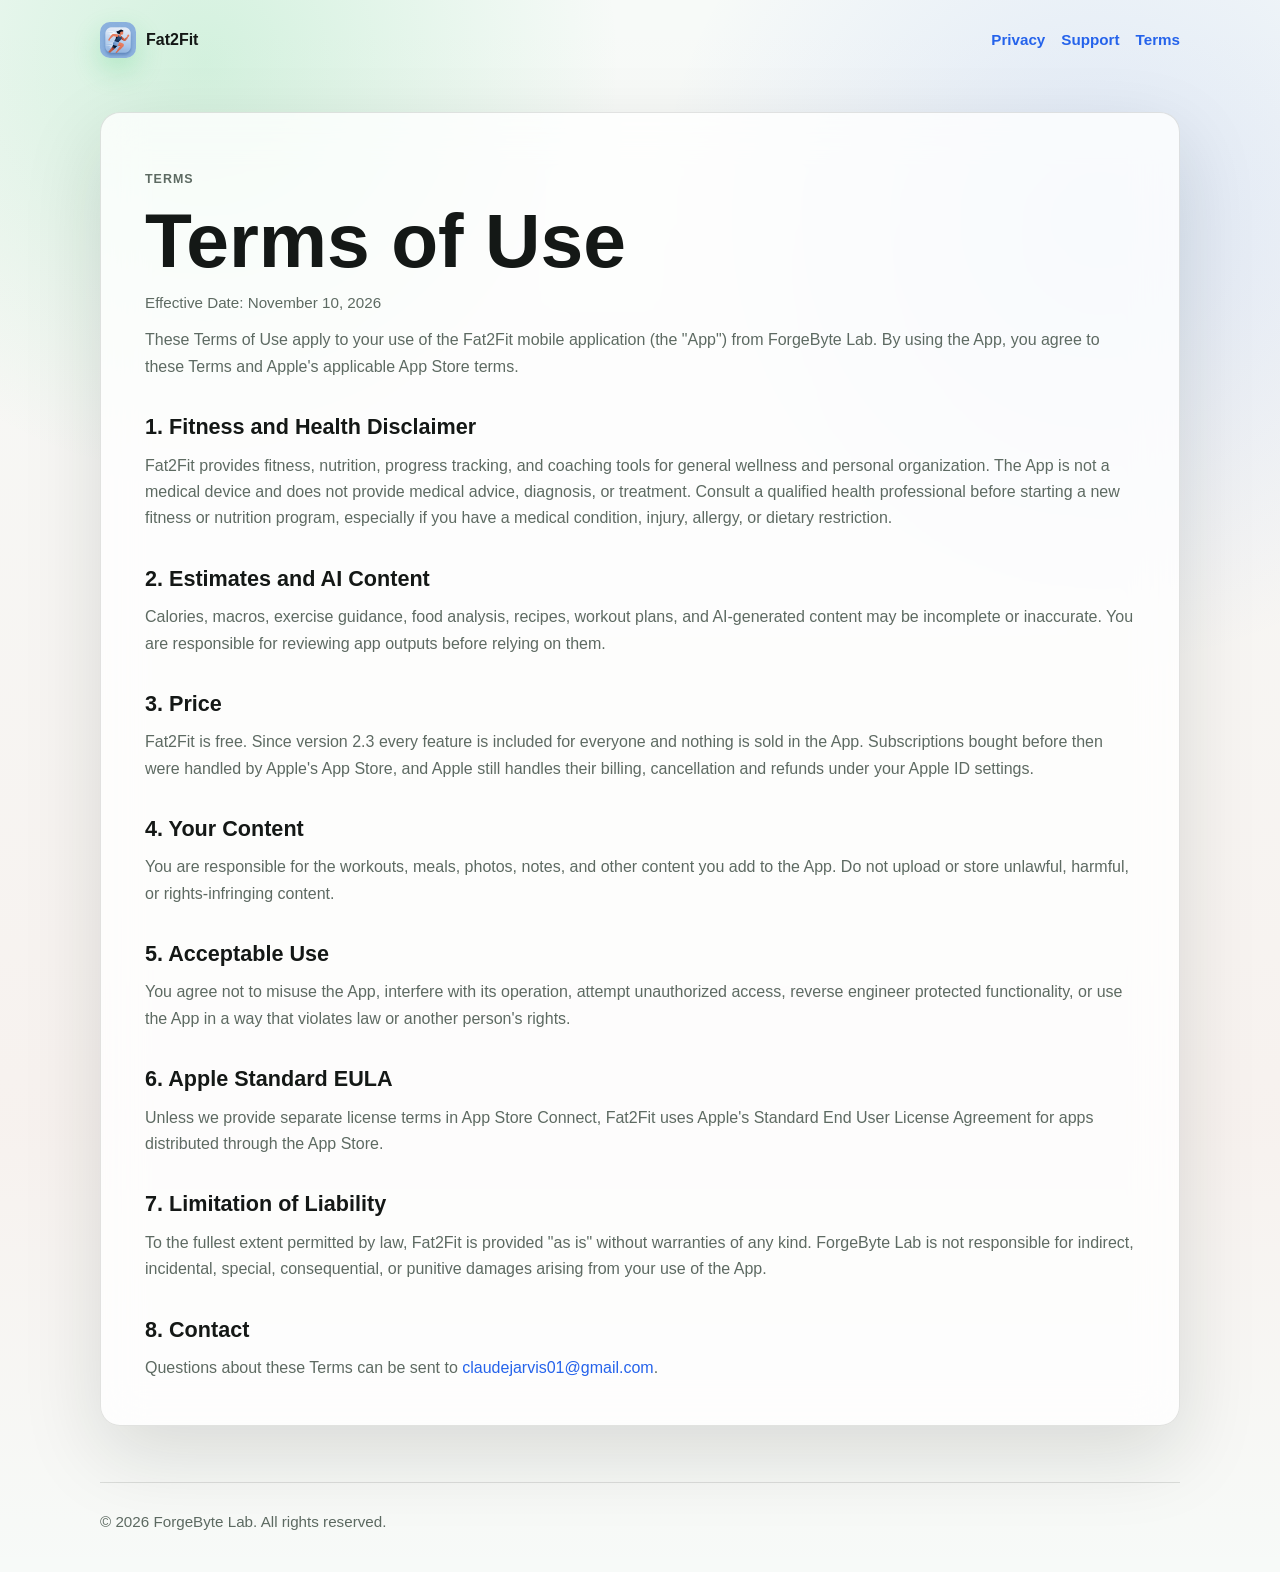
<file: terms.html>
<!doctype html>
<html lang="en">
<head>
  <meta charset="utf-8">
  <meta name="viewport" content="width=device-width, initial-scale=1">
  <meta http-equiv="refresh" content="0; url=terms/">
  <title>Fat2Fit Terms</title>
  <link rel="canonical" href="terms/">
</head>
<body>
  <p><a href="terms/">Continue to Fat2Fit Terms</a>.</p>
</body>
</html>
</file>
<file: styles.css>
:root {
  color-scheme: light dark;
  --bg: #f7faf8;
  --surface: rgba(255, 255, 255, 0.78);
  --surface-strong: rgba(255, 255, 255, 0.92);
  --text: #141816;
  --muted: #5d6a62;
  --line: rgba(20, 24, 22, 0.12);
  --green: #22c55e;
  --blue: #2563eb;
  --coral: #ff6b57;
  --amber: #f59e0b;
  --shadow: 0 28px 80px rgba(18, 33, 25, 0.13);
}

@media (prefers-color-scheme: dark) {
  :root {
    --bg: #070b09;
    --surface: rgba(20, 25, 22, 0.76);
    --surface-strong: rgba(26, 32, 28, 0.9);
    --text: #f4f8f5;
    --muted: #a6b4ab;
    --line: rgba(255, 255, 255, 0.13);
    --shadow: 0 28px 80px rgba(0, 0, 0, 0.34);
  }
}

* {
  box-sizing: border-box;
}

html {
  scroll-behavior: smooth;
}

body {
  margin: 0;
  color: var(--text);
  font-family: -apple-system, BlinkMacSystemFont, "SF Pro Text", "Helvetica Neue", Arial, sans-serif;
  line-height: 1.65;
  background:
    radial-gradient(circle at 16% 4%, rgba(34, 197, 94, 0.17), transparent 26rem),
    radial-gradient(circle at 86% 14%, rgba(37, 99, 235, 0.12), transparent 28rem),
    linear-gradient(180deg, transparent, rgba(255, 107, 87, 0.06) 72%, transparent),
    var(--bg);
}

a {
  color: var(--blue);
  text-decoration: none;
}

a:hover {
  text-decoration: underline;
}

h1,
h2,
h3,
p {
  margin: 0;
}

ul {
  margin: 14px 0 0;
  padding-left: 22px;
}

li {
  margin-top: 9px;
}

.shell {
  width: min(calc(100% - 32px), 1080px);
  margin: 0 auto;
}

.nav {
  display: flex;
  align-items: center;
  justify-content: space-between;
  gap: 20px;
  padding: 22px 0;
}

.brand {
  display: inline-flex;
  align-items: center;
  gap: 10px;
  color: var(--text);
  font-weight: 820;
  letter-spacing: 0;
}

.brand-icon {
  width: 36px;
  height: 36px;
  border-radius: 10px;
  box-shadow: 0 12px 28px rgba(34, 197, 94, 0.24);
}

.nav-links {
  display: flex;
  flex-wrap: wrap;
  justify-content: flex-end;
  gap: 16px;
  font-size: 0.95rem;
  font-weight: 680;
}

.hero {
  display: grid;
  grid-template-columns: minmax(0, 1.15fr) minmax(290px, 0.85fr);
  align-items: center;
  gap: clamp(28px, 6vw, 72px);
  min-height: calc(100vh - 190px);
  padding: clamp(36px, 7vw, 88px) 0 54px;
}

.eyebrow {
  color: var(--green);
  font-size: 0.78rem;
  font-weight: 800;
  letter-spacing: 0.08em;
  text-transform: uppercase;
}

h1 {
  max-width: 760px;
  margin-top: 12px;
  font-size: clamp(3rem, 7vw, 6.6rem);
  line-height: 0.96;
  letter-spacing: 0;
}

.lead {
  max-width: 720px;
  margin-top: 22px;
  color: var(--muted);
  font-size: clamp(1.08rem, 2.2vw, 1.42rem);
  line-height: 1.38;
}

.actions {
  display: flex;
  flex-wrap: wrap;
  gap: 12px;
  margin-top: 30px;
}

.button {
  min-height: 46px;
  display: inline-flex;
  align-items: center;
  justify-content: center;
  padding: 0 18px;
  border: 1px solid var(--line);
  border-radius: 12px;
  color: var(--text);
  background: var(--surface);
  font-weight: 780;
  backdrop-filter: blur(18px);
}

.button.primary {
  color: #fff;
  border-color: transparent;
  background: linear-gradient(135deg, var(--green), var(--blue));
  box-shadow: 0 18px 42px rgba(34, 197, 94, 0.2);
}

.app-visual {
  position: relative;
  display: grid;
  justify-items: center;
  gap: 18px;
  padding: clamp(18px, 4vw, 34px);
  border: 1px solid var(--line);
  border-radius: 28px;
  background: var(--surface);
  box-shadow: var(--shadow);
  backdrop-filter: blur(24px);
}

.hero-icon {
  width: min(64vw, 230px);
  aspect-ratio: 1;
  border-radius: 48px;
  box-shadow: 0 32px 70px rgba(18, 33, 25, 0.22);
}

.metric-stack {
  width: 100%;
  display: grid;
  gap: 10px;
}

.metric {
  display: flex;
  align-items: center;
  justify-content: space-between;
  gap: 16px;
  padding: 13px 14px;
  border: 1px solid var(--line);
  border-radius: 14px;
  background: color-mix(in srgb, var(--surface-strong) 86%, transparent);
}

.metric span {
  color: var(--muted);
  font-size: 0.9rem;
}

.metric strong {
  text-align: right;
  font-size: 0.98rem;
}

.metric.active {
  border-color: color-mix(in srgb, var(--green) 38%, var(--line));
}

.band {
  padding: 44px 0;
  border-top: 1px solid var(--line);
  border-bottom: 1px solid var(--line);
  background: color-mix(in srgb, var(--surface) 56%, transparent);
}

.grid {
  display: grid;
  grid-template-columns: repeat(3, minmax(0, 1fr));
  gap: 14px;
}

.tile {
  min-height: 260px;
  padding: 24px;
  border: 1px solid var(--line);
  border-radius: 16px;
  background: var(--surface-strong);
  box-shadow: 0 18px 48px rgba(18, 33, 25, 0.08);
}

.tile-mark {
  width: 34px;
  height: 8px;
  display: block;
  border-radius: 99px;
  margin-bottom: 22px;
}

.tile-mark.green {
  background: var(--green);
}

.tile-mark.blue {
  background: var(--blue);
}

.tile-mark.coral {
  background: var(--coral);
}

.tile h2 {
  font-size: 1.28rem;
  line-height: 1.18;
}

.tile p,
.privacy-list p,
.content-card p,
.content-card li {
  color: var(--muted);
}

.tile p {
  margin-top: 14px;
}

.split {
  display: grid;
  grid-template-columns: minmax(0, 0.72fr) minmax(0, 1fr);
  gap: clamp(28px, 6vw, 70px);
  padding: 70px 0 76px;
}

.split h2 {
  max-width: 430px;
  margin-top: 10px;
  font-size: clamp(2rem, 4vw, 3.7rem);
  line-height: 1.02;
  letter-spacing: 0;
}

.privacy-list {
  display: grid;
  gap: 16px;
  font-size: 1.06rem;
}

.content-card {
  margin: 32px 0 56px;
  padding: clamp(24px, 4vw, 44px);
  border: 1px solid var(--line);
  border-radius: 20px;
  background: var(--surface);
  box-shadow: var(--shadow);
  backdrop-filter: blur(22px);
}

.content-card h1 {
  max-width: 860px;
  margin-top: 12px;
  font-size: clamp(2.4rem, 6vw, 4.8rem);
  line-height: 1;
}

.content-card h2 {
  margin-top: 34px;
  font-size: 1.35rem;
  line-height: 1.22;
}

.content-card h3 {
  margin-top: 24px;
  font-size: 1.08rem;
}

.content-card p {
  margin-top: 12px;
}

.date {
  margin-top: 10px;
  color: var(--muted);
  font-size: 0.95rem;
}

.notice {
  margin-top: 24px;
  padding: 16px;
  border: 1px solid color-mix(in srgb, var(--amber) 34%, var(--line));
  border-radius: 14px;
  background: color-mix(in srgb, var(--amber) 12%, var(--surface));
}

.footer {
  border-top: 1px solid var(--line);
  padding: 26px 0 38px;
  color: var(--muted);
  font-size: 0.95rem;
}

@media (max-width: 820px) {
  .nav {
    align-items: flex-start;
    flex-direction: column;
  }

  .nav-links {
    justify-content: flex-start;
  }

  .hero,
  .split {
    grid-template-columns: 1fr;
  }

  .hero {
    min-height: auto;
  }

  .grid {
    grid-template-columns: 1fr;
  }

  .tile {
    min-height: auto;
  }
}

@media (max-width: 520px) {
  h1 {
    font-size: clamp(2.65rem, 15vw, 4.2rem);
  }

  .button {
    width: 100%;
  }

  .hero-icon {
    border-radius: 34px;
  }

  .metric {
    align-items: flex-start;
    flex-direction: column;
    gap: 4px;
  }

  .metric strong {
    text-align: left;
  }
}
</file>
